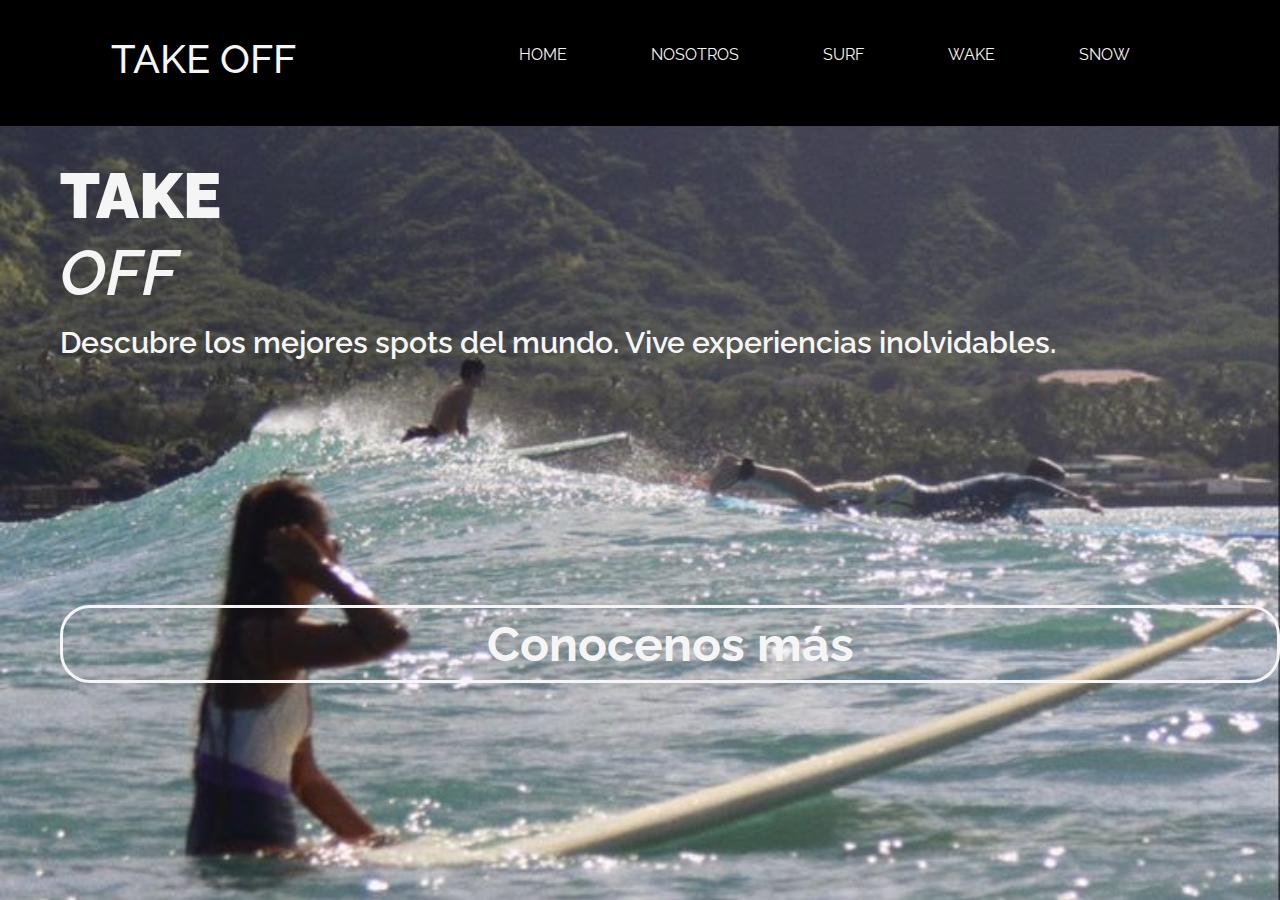
<file: Proyecto/index.html>
<!DOCTYPE html>
<html lang="en">
<head>
    <meta charset="UTF-8">
    <meta name="viewport" content="width=device-width, initial-scale=1.0">
    <!-- link de boostrap -->
    <link href="https://cdn.jsdelivr.net/npm/bootstrap@5.3.3/dist/css/bootstrap.min.css" rel="stylesheet" integrity="sha384-QWTKZyjpPEjISv5WaRU9OFeRpok6YctnYmDr5pNlyT2bRjXh0JMhjY6hW+ALEwIH" crossorigin="anonymous">
    <!-- link de mi css -->
    <link rel="stylesheet" href="./css/style.css">
    <!-- tipografía -->
    <link rel="preconnect" href="https://fonts.googleapis.com">
    <link rel="preconnect" href="https://fonts.gstatic.com" crossorigin>
    <link href="https://fonts.googleapis.com/css2?family=Raleway:ital,wght@0,100..900;1,100..900&display=swap" rel="stylesheet">    
    <title>Takeoff.trips</title>
</head>
<body id="body-index">
    <div>
        <!-- inicio barra de navegación -->
        <header>
            <h1>TAKE OFF</h1>
            <nav>
                <div class="barra-navegacion">
                    <ul>
                        <li><a href="./index.html">HOME</a></li>
                        <li><a href="./pages/nosotros.html">NOSOTROS</a></li>
                        <li><a href="./pages/surf.html">SURF</a></li>
                        <li><a href="./pages/wake.html">WAKE</a></li>
                        <li><a href="./pages/snow.html">SNOW</a></li>
                    </ul>
                </div>
            </nav>
        </header>
        <!-- fin barra de navegación -->

        <!-- inicio contenido principal -->
        <main class="main-index">
            <h2 class="h2-index">TAKE <section class="h2-index-dos">OFF</section></h2>
            <p class="p-index">Descubre los mejores spots del mundo. Vive experiencias inolvidables.</p>
            <p class="p-index-dos">Conocenos más</p>
        </main>
        <!-- fin contenido principala -->
    </div>


    <script src="https://cdn.jsdelivr.net/npm/bootstrap@5.3.3/dist/js/bootstrap.bundle.min.js" integrity="sha384-YvpcrYf0tY3lHB60NNkmXc5s9fDVZLESaAA55NDzOxhy9GkcIdslK1eN7N6jIeHz" crossorigin="anonymous"></script>
</body>
</html>
</file>
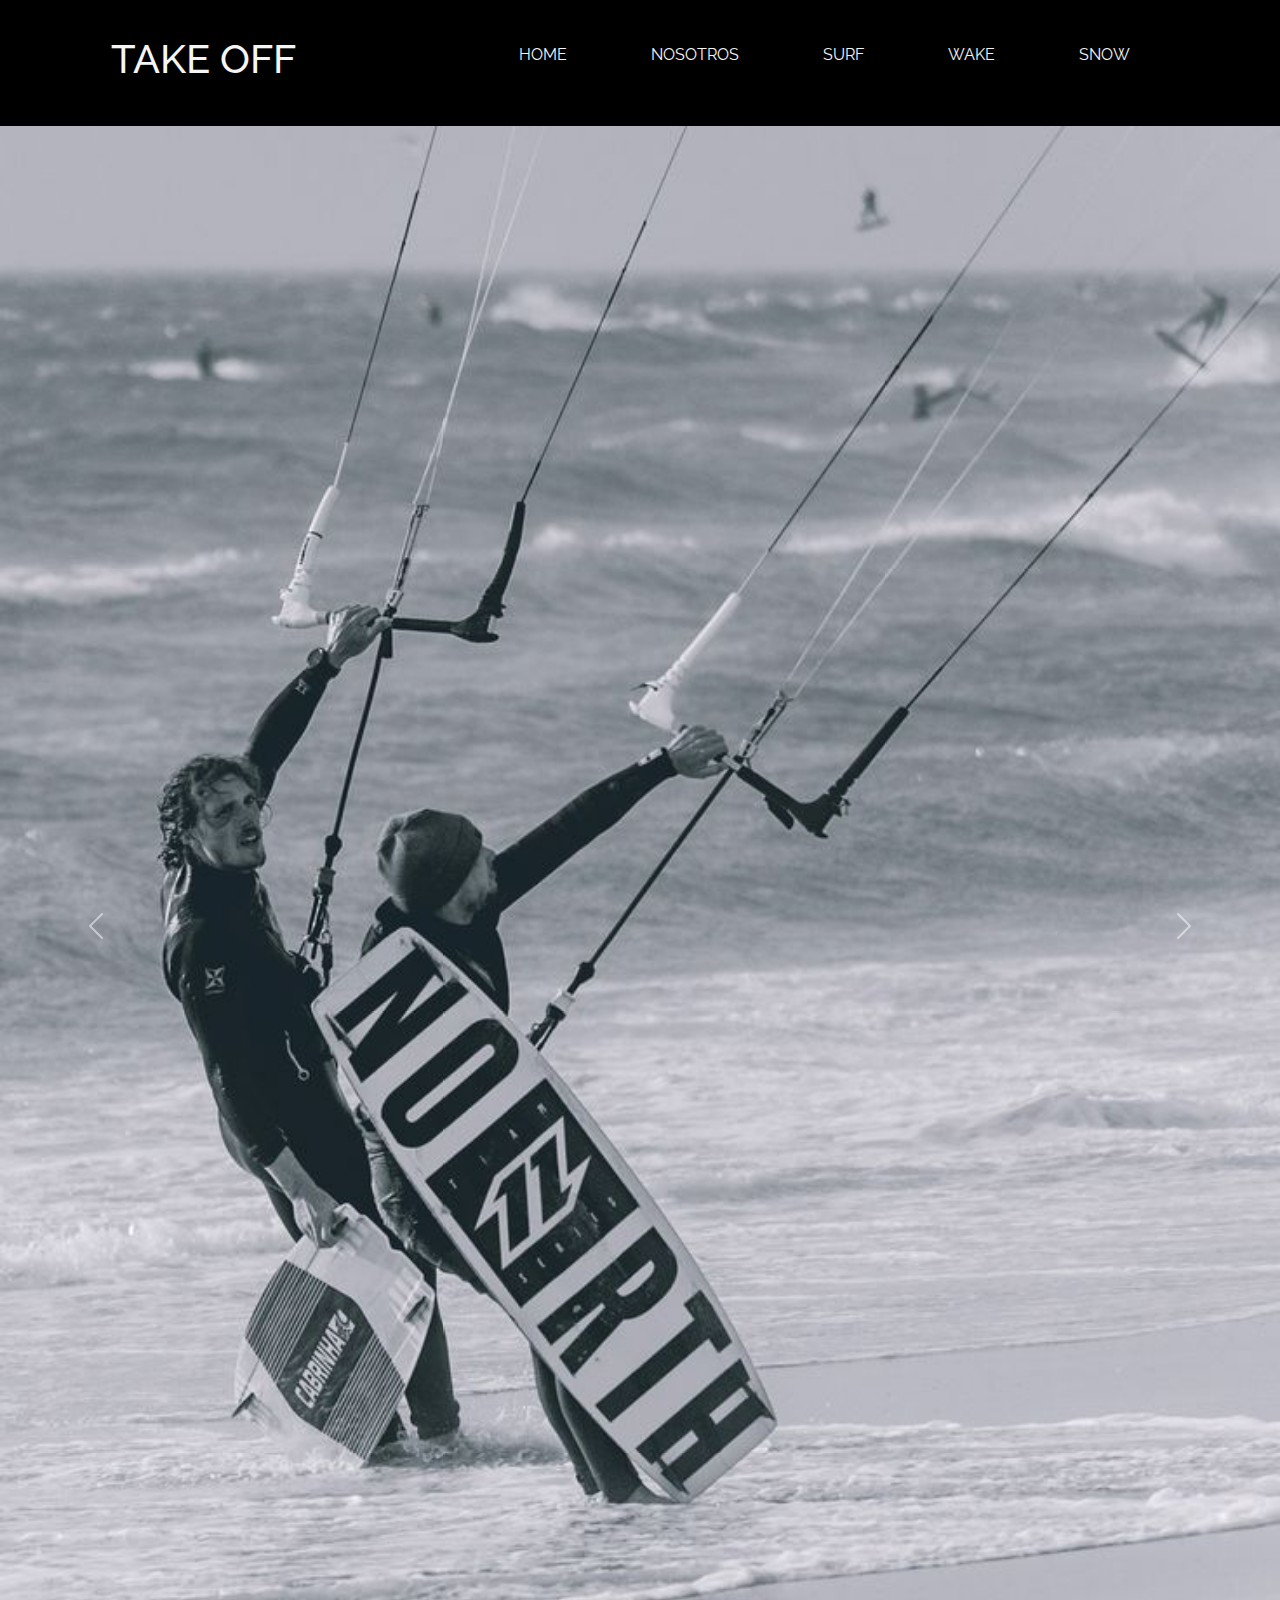
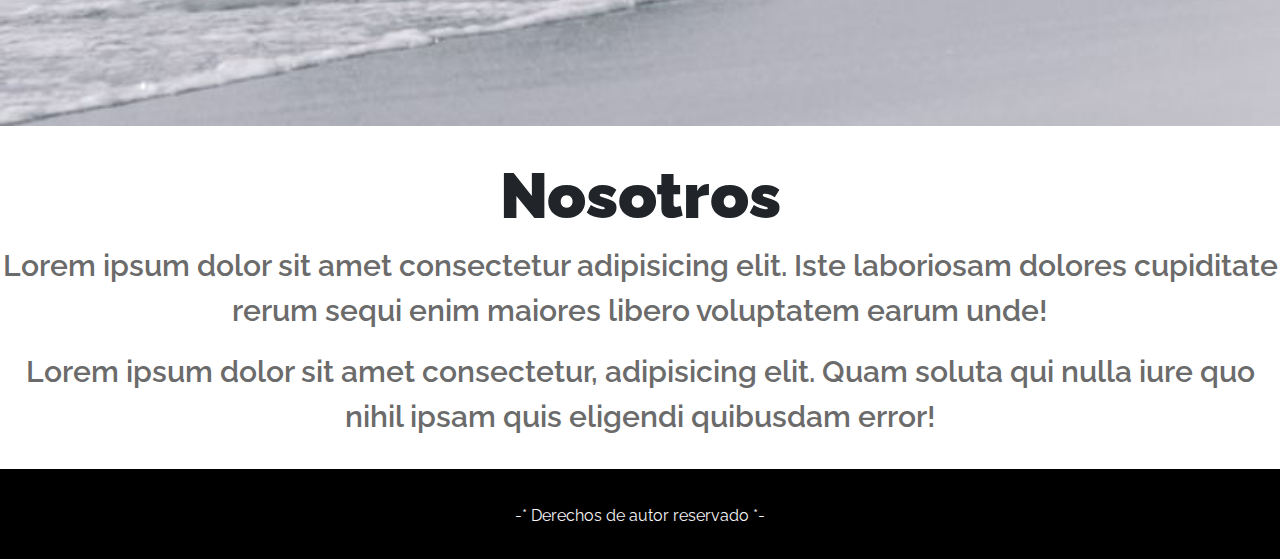
<file: Proyecto/pages/nosotros.html>
<!DOCTYPE html>
<html lang="en">
<head>
    <meta charset="UTF-8">
    <meta name="viewport" content="width=device-width, initial-scale=1.0">
    <!-- link de boostrap -->
    <link href="https://cdn.jsdelivr.net/npm/bootstrap@5.3.3/dist/css/bootstrap.min.css" rel="stylesheet" integrity="sha384-QWTKZyjpPEjISv5WaRU9OFeRpok6YctnYmDr5pNlyT2bRjXh0JMhjY6hW+ALEwIH" crossorigin="anonymous">
    <!-- link de mi css -->
    <link rel="stylesheet" href="../css/style.css">
    <!-- tipografía -->
    <link rel="preconnect" href="https://fonts.googleapis.com">
    <link rel="preconnect" href="https://fonts.gstatic.com" crossorigin>
    <link href="https://fonts.googleapis.com/css2?family=Raleway:ital,wght@0,100..900;1,100..900&display=swap" rel="stylesheet"> 
    <title>Takeoff.trips</title>
</head>
<body>
    <!-- inicio barra de navegación -->
    <header>
        <h1>TAKE OFF</h1>
        <nav>
            <div class="barra-navegacion">
                <ul>
                    <li><a href="../index.html">HOME</a></li>
                    <li><a href="./nosotros.html">NOSOTROS</a></li>
                    <li><a href="./surf.html">SURF</a></li>
                    <li><a href="./wake.html">WAKE</a></li>
                    <li><a href="./snow.html">SNOW</a></li>
                </ul>
            </div>
        </nav>
    </header>
    <!-- fin barra de navegación -->

    <!-- bs -->
    <section id="carousel-bs">
        <div id="carouselExampleInterval" class="carousel slide" data-bs-ride="carousel">
            <div class="carousel-inner">
              <div class="carousel-item active" data-bs-interval="10000">
                <img src="../img/img-wake1.jpg" class="d-block w-100" alt="...">
              </div>
              <div class="carousel-item" data-bs-interval="2000">
                <img src="../img/img-snow1.jpg" class="d-block w-100" alt="...">
              </div>
              <div class="carousel-item">
                <img src="../img/img-surf.jpg" class="d-block w-100" alt="...">
              </div>
              <div class="carousel-item">
                <img src="../img/img-comida1.jpg" class="d-block w-100" alt="">
              </div>
              <div class="carousel-item">
                <img src="../img/img-fogata.jpg" class="d-block w-100" alt="">
              </div>
              <div class="carousel-item">
                <img src="../img/img-atardecer.jpg" class="d-block w-100" alt="">
              </div>
            </div>
            <button class="carousel-control-prev" type="button" data-bs-target="#carouselExampleInterval" data-bs-slide="prev">
              <span class="carousel-control-prev-icon" aria-hidden="true"></span>
              <span class="visually-hidden">Previous</span>
            </button>
            <button class="carousel-control-next" type="button" data-bs-target="#carouselExampleInterval" data-bs-slide="next">
              <span class="carousel-control-next-icon" aria-hidden="true"></span>
              <span class="visually-hidden">Next</span>
            </button>
          </div>
    </section>
    <!-- fin bs -->

    <!-- inicio contenido principal -->
    <main>
        <h2 class="h2-index texto-alineado">Nosotros</h2>
        <p class="p-index texto-alineado color">Lorem ipsum dolor sit amet consectetur adipisicing elit. Iste laboriosam dolores cupiditate rerum sequi enim maiores libero voluptatem earum unde!
            <section class="p-index texto-alineado color">
                Lorem ipsum dolor sit amet consectetur, adipisicing elit. Quam soluta qui nulla iure quo nihil ipsam quis eligendi quibusdam error!
            </section>
        </p>
    </main>
    <!-- fin contenido principal -->

    <!-- inicio pie de página -->
    <footer>
        <p class="p-footer"> -* Derechos de autor reservado *-</p>
    </footer>
    <!-- fin pie de página -->


    <script src="https://cdn.jsdelivr.net/npm/bootstrap@5.3.3/dist/js/bootstrap.bundle.min.js" integrity="sha384-YvpcrYf0tY3lHB60NNkmXc5s9fDVZLESaAA55NDzOxhy9GkcIdslK1eN7N6jIeHz" crossorigin="anonymous"></script>
</body>
</html>
</file>
<file: Proyecto/css/style.css>
/* reset */
*{
    margin: 0;
    padding: 0;
    box-sizing: border-box;
    font-family: "Raleway", sans-serif;
    font-weight: 400;
}

/* barra de navegación */
header{
    background-color: black;
    display: flex;
    padding: 1rem;
    justify-content: space-around;
    align-items: center;
    padding: 35px;
}
h1{
    color: whitesmoke;
}
.barra-navegacion{
    display: flex;
    flex-wrap: wrap;
    list-style: none;
    gap: 10px;
}
header nav ul li{
    display: inline-block;
    position: relative;
}
header nav ul li a{
    text-decoration: none;
    padding: 0 20px;
    margin: 0 20px;
    color: whitesmoke;
}

/* footer */
footer{
    background-color: black;
    color: whitesmoke;
    display: flex;
    justify-content: center;
    align-items: center;
    padding: 15px;
    margin-top: 30px;
}
.p-footer{
    align-items: center;
    margin-top: 20px;
}

/* index */
#body-index{
    background-image: url(../img/img-surf2.jpg);
    background-repeat: no-repeat;
    background-position: center;
    background-size: cover;
    width: 100%;
    height: 100%;
    object-fit: cover;
}

.main-index{
    color: whitesmoke;
    margin-left: 60px;
}
.h2-index{
    font-weight: 900;
    font-size: 4rem;
    margin-top: 2rem;
    text-shadow: 1px 2px 1px 1px;
}
.h2-index-dos{
    font-weight: 600;
    font-size: 4rem;
    text-shadow: 1px 2px 1px 1px;
    font-style: italic;
}
.p-index{
    font-weight: 600;
    font-size: 30px;
    text-shadow: 1px;
}
.p-index-dos{
    font-weight: 700;
    font-size: 3rem;
    text-align: center;
    margin-top: 15rem;
    border-style: solid;
    border-radius: 30px;
    background-color: transparent;
    transition: all 0.5s;
}
.p-index-dos:hover{
    transition: all 0.5s;
    background-color: rgb(34, 34, 34);
}

/* pag nosotros */
#carousel-bs{
    width: 100%;
    height: 100%;
    object-fit: cover;  
    /* SACAR CARROUSEL PARA COMPU O ACHICARLO */
}
.texto-alineado{
    text-align: center;
}
.color{
    color:#6B6B6B;
}
</file>
